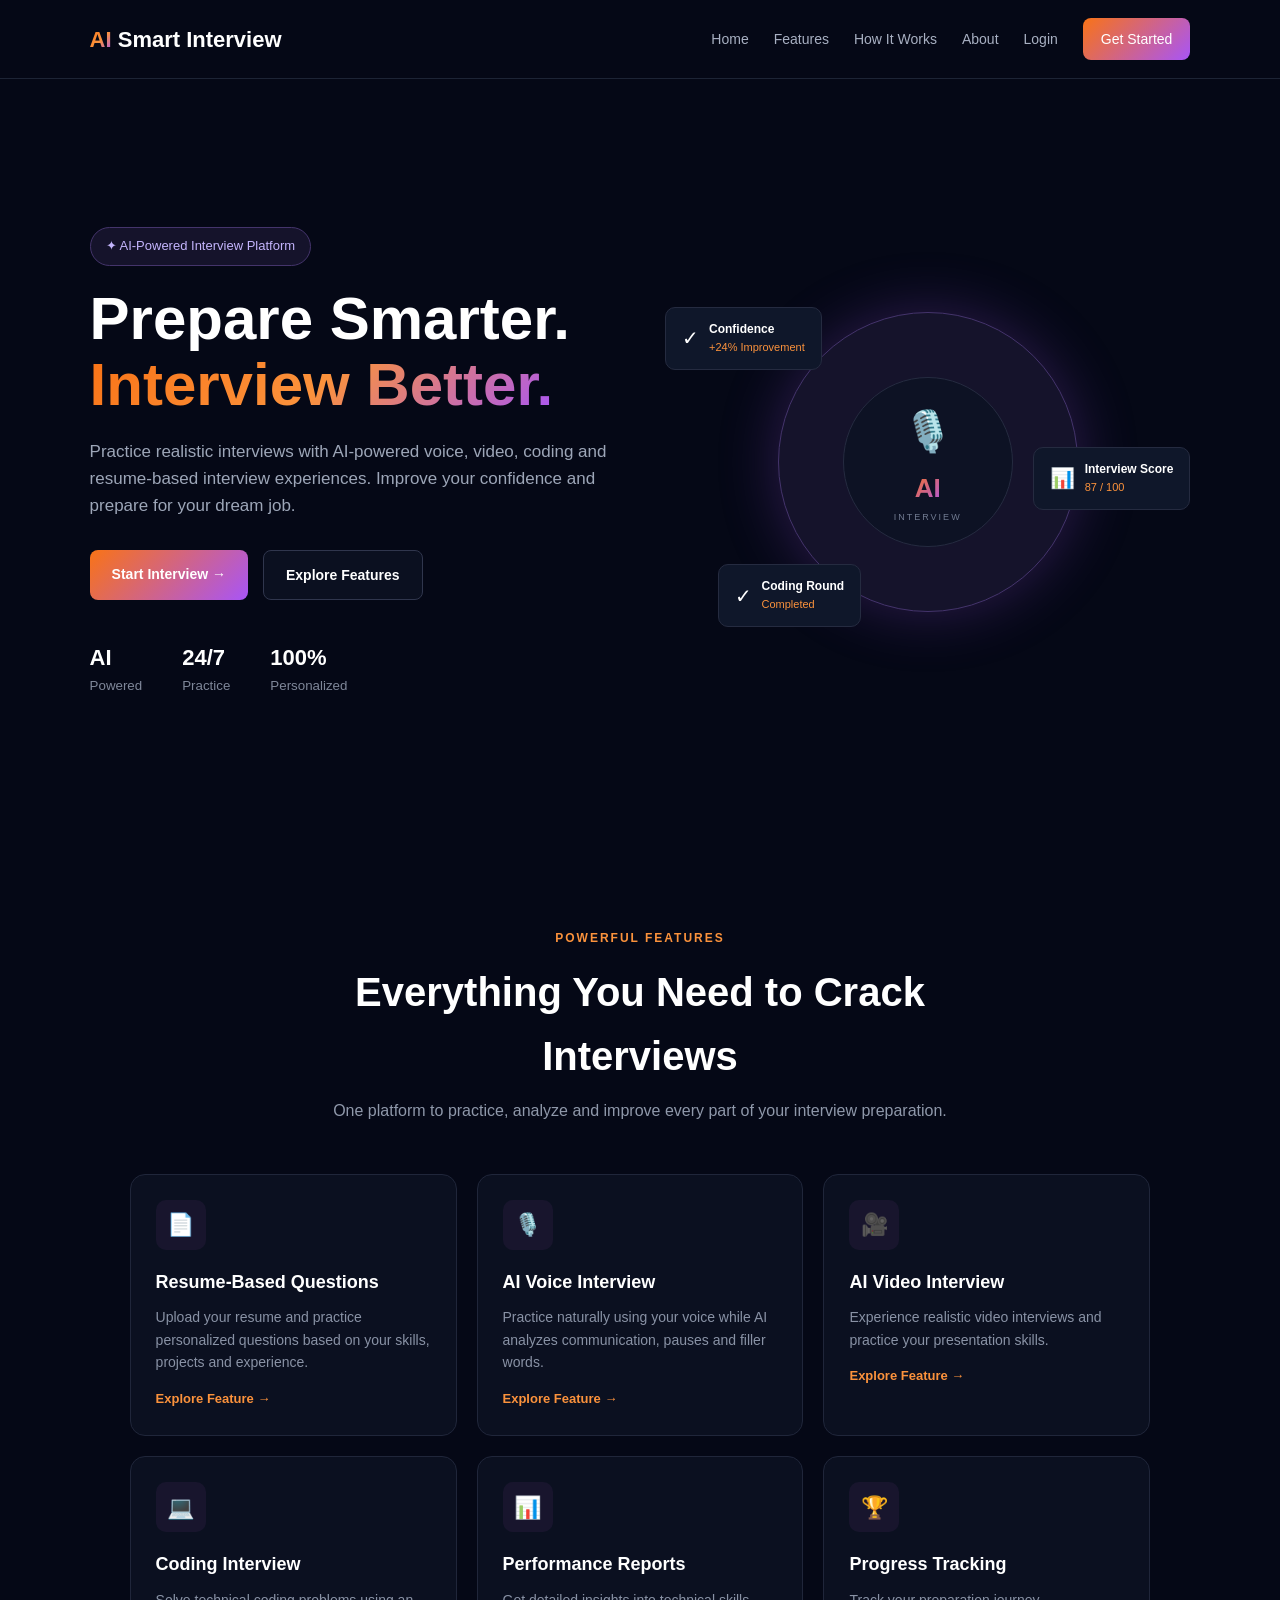
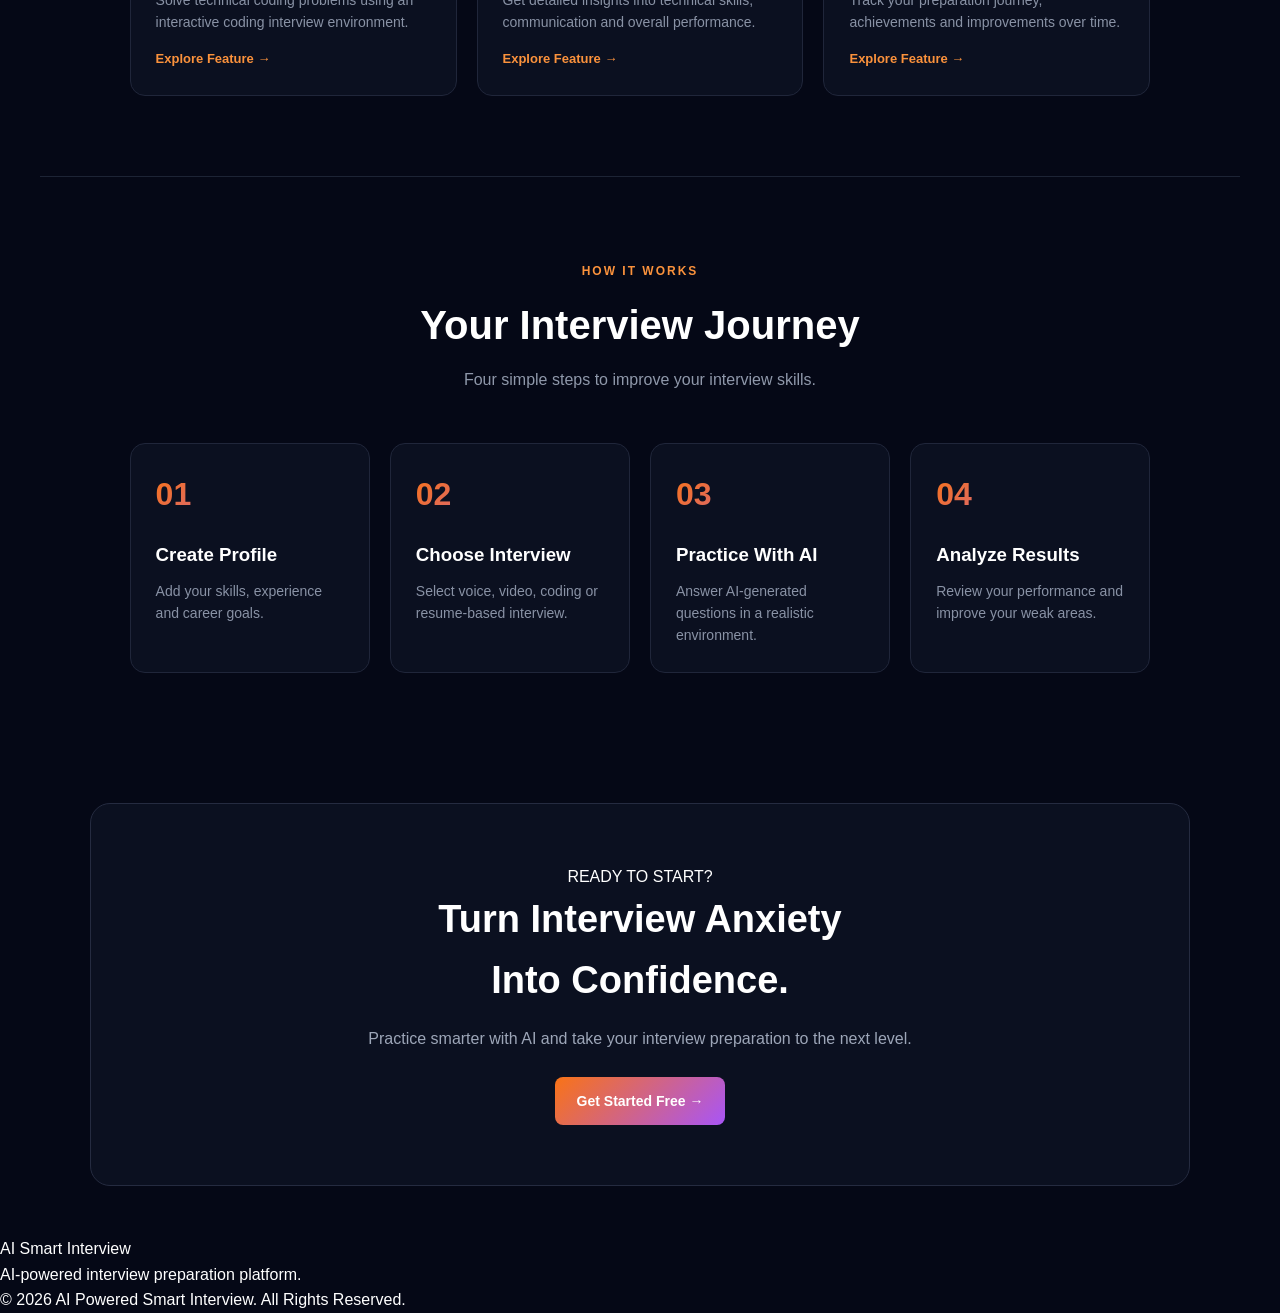
<file: Home.html>
<!DOCTYPE html>
<html lang="en">

<head>
  <meta charset="UTF-8">
  <meta name="viewport" content="width=device-width, initial-scale=1.0">

  <title>AI Powered Smart Interview</title>

  <link rel="stylesheet" href="Home.css">
</head>

<body>

  <!-- ================= NAVBAR ================= -->

  <header class="navbar">

    <div class="logo">
      <span>AI</span> Smart Interview
    </div>

    <nav class="nav-links">
      <a href="#home">Home</a>
      <a href="#features">Features</a>
      <a href="#process">How It Works</a>
      <a href="#about">About</a>
      <a href="#login">Login</a>

      <a href="#register" class="nav-btn">
        Get Started
      </a>
    </nav>

  </header>


  <!-- ================= HERO ================= -->

  <section class="hero" id="home">

    <div class="hero-content">

      <div class="badge">
        ✦ AI-Powered Interview Platform
      </div>

      <h1>
        Prepare Smarter.
        <br>

        <span>
          Interview Better.
        </span>
      </h1>

      <p>
        Practice realistic interviews with AI-powered voice,
        video, coding and resume-based interview experiences.
        Improve your confidence and prepare for your dream job.
      </p>

      <div class="hero-buttons">

        <a href="#register" class="primary-btn">
          Start Interview →
        </a>

        <a href="#features" class="secondary-btn">
          Explore Features
        </a>

      </div>

      <div class="hero-stats">

        <div>
          <strong>AI</strong>
          <small>Powered</small>
        </div>

        <div>
          <strong>24/7</strong>
          <small>Practice</small>
        </div>

        <div>
          <strong>100%</strong>
          <small>Personalized</small>
        </div>

      </div>

    </div>


    <!-- HERO VISUAL -->

    <div class="hero-visual">

      <div class="ai-circle">

        <div class="ai-inner">

          <div class="mic-icon">
            🎙️
          </div>

          <strong>AI</strong>

          <small>
            INTERVIEW
          </small>

        </div>

      </div>


      <div class="floating-card card-one">

        <span>✓</span>

        <div>
          <strong>Confidence</strong>
          <small>+24% Improvement</small>
        </div>

      </div>


      <div class="floating-card card-two">

        <span>📊</span>

        <div>
          <strong>Interview Score</strong>
          <small>87 / 100</small>
        </div>

      </div>


      <div class="floating-card card-three">

        <span>✓</span>

        <div>
          <strong>Coding Round</strong>
          <small>Completed</small>
        </div>

      </div>

    </div>

  </section>


  <!-- ================= FEATURES ================= -->

  <section class="section" id="features">

    <div class="section-heading">

      <span>POWERFUL FEATURES</span>

      <h2>
        Everything You Need to Crack Interviews
      </h2>

      <p>
        One platform to practice, analyze and improve
        every part of your interview preparation.
      </p>

    </div>


    <div class="feature-grid">


      <!-- CARD 1 -->

      <div class="feature-card">

        <div class="feature-icon">
          📄
        </div>

        <h3>
          Resume-Based Questions
        </h3>

        <p>
          Upload your resume and practice personalized
          questions based on your skills, projects and experience.
        </p>

        <a href="#">
          Explore Feature →
        </a>

      </div>


      <!-- CARD 2 -->

      <div class="feature-card">

        <div class="feature-icon">
          🎙️
        </div>

        <h3>
          AI Voice Interview
        </h3>

        <p>
          Practice naturally using your voice while AI
          analyzes communication, pauses and filler words.
        </p>

        <a href="#">
          Explore Feature →
        </a>

      </div>


      <!-- CARD 3 -->

      <div class="feature-card">

        <div class="feature-icon">
          🎥
        </div>

        <h3>
          AI Video Interview
        </h3>

        <p>
          Experience realistic video interviews and
          practice your presentation skills.
        </p>

        <a href="#">
          Explore Feature →
        </a>

      </div>


      <!-- CARD 4 -->

      <div class="feature-card">

        <div class="feature-icon">
          💻
        </div>

        <h3>
          Coding Interview
        </h3>

        <p>
          Solve technical coding problems using an
          interactive coding interview environment.
        </p>

        <a href="#">
          Explore Feature →
        </a>

      </div>


      <!-- CARD 5 -->

      <div class="feature-card">

        <div class="feature-icon">
          📊
        </div>

        <h3>
          Performance Reports
        </h3>

        <p>
          Get detailed insights into technical skills,
          communication and overall performance.
        </p>

        <a href="#">
          Explore Feature →
        </a>

      </div>


      <!-- CARD 6 -->

      <div class="feature-card">

        <div class="feature-icon">
          🏆
        </div>

        <h3>
          Progress Tracking
        </h3>

        <p>
          Track your preparation journey, achievements
          and improvements over time.
        </p>

        <a href="#">
          Explore Feature →
        </a>

      </div>

    </div>

  </section>


  <!-- ================= HOW IT WORKS ================= -->

  <section class="section process-section" id="process">

    <div class="section-heading">

      <span>HOW IT WORKS</span>

      <h2>
        Your Interview Journey
      </h2>

      <p>
        Four simple steps to improve your interview skills.
      </p>

    </div>


    <div class="process-grid">


      <div class="process-card">

        <div class="number">
          01
        </div>

        <h3>
          Create Profile
        </h3>

        <p>
          Add your skills, experience and career goals.
        </p>

      </div>


      <div class="process-card">

        <div class="number">
          02
        </div>

        <h3>
          Choose Interview
        </h3>

        <p>
          Select voice, video, coding or resume-based interview.
        </p>

      </div>


      <div class="process-card">

        <div class="number">
          03
        </div>

        <h3>
          Practice With AI
        </h3>

        <p>
          Answer AI-generated questions in a realistic environment.
        </p>

      </div>


      <div class="process-card">

        <div class="number">
          04
        </div>

        <h3>
          Analyze Results
        </h3>

        <p>
          Review your performance and improve your weak areas.
        </p>

      </div>

    </div>

  </section>


  <!-- ================= CTA ================= -->

  <section class="cta-section" id="register">

    <div class="cta-content">

      <span>
        READY TO START?
      </span>

      <h2>
        Turn Interview Anxiety
        <br>
        Into <strong>Confidence.</strong>
      </h2>

      <p>
        Practice smarter with AI and take your interview
        preparation to the next level.
      </p>

      <a href="#" class="primary-btn">
        Get Started Free →
      </a>

    </div>

  </section>


  <!-- ================= FOOTER ================= -->

  <footer id="about">

    <div class="footer-logo">
      <span>AI</span> Smart Interview
    </div>

    <p>
      AI-powered interview preparation platform.
    </p>

    <div class="footer-line"></div>

    <p class="copyright">
      © 2026 AI Powered Smart Interview.
      All Rights Reserved.
    </p>

  </footer>

</body>

</html>
</file>
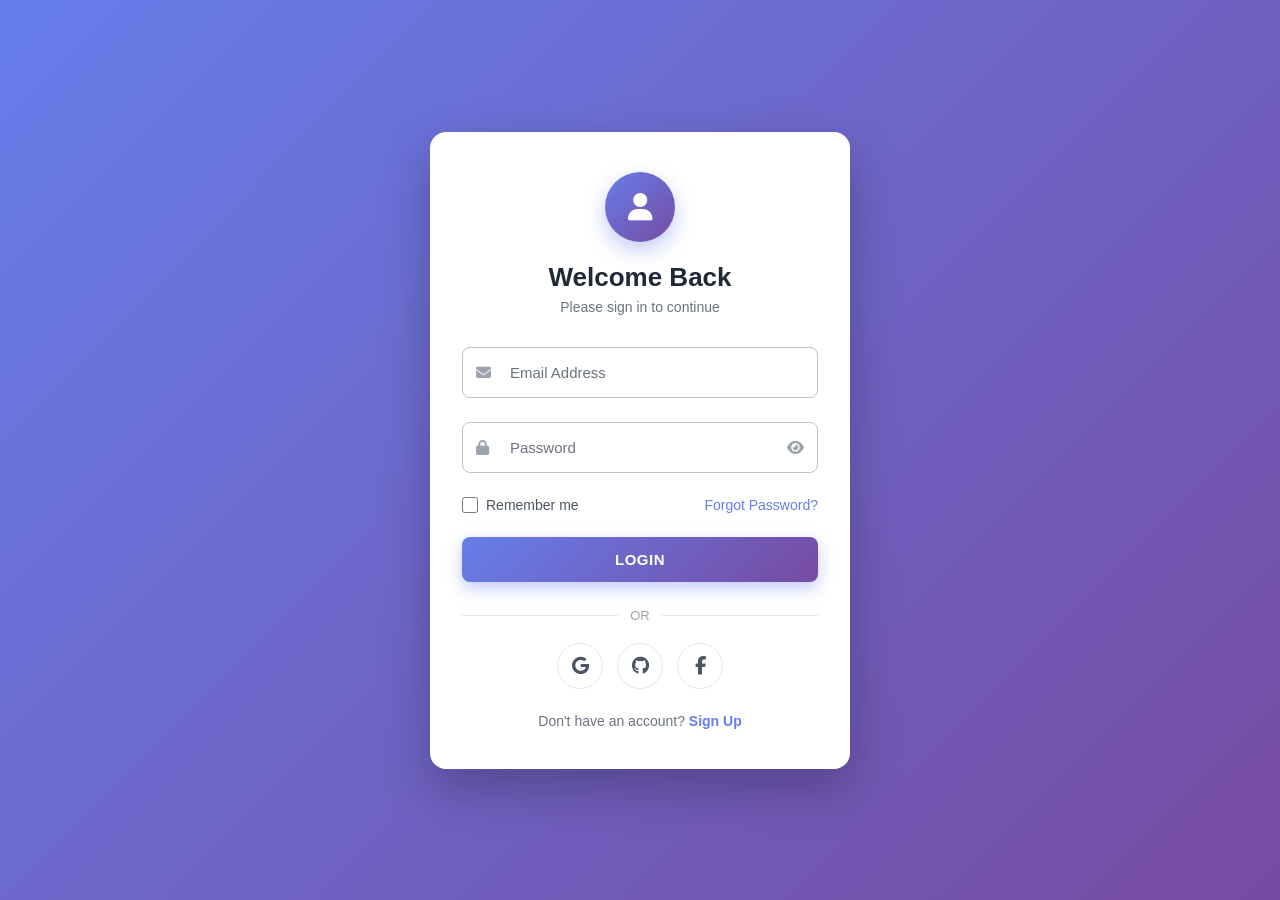
<file: login.html>
<!DOCTYPE html>
<html lang="en">
<head>
  <meta charset="UTF-8" />
  <meta name="viewport" content="width=device-width, initial-scale=1.0" />
  <title>Login Page</title>
  <link
    rel="stylesheet"
    href="https://cdnjs.cloudflare.com/ajax/libs/font-awesome/6.5.1/css/all.min.css"
  />
  <style>
    * {
      margin: 0;
      padding: 0;
      box-sizing: border-box;
      font-family: "Roboto", "Segoe UI", Arial, sans-serif;
    }

    body {
      min-height: 100vh;
      display: flex;
      align-items: center;
      justify-content: center;
      background: linear-gradient(135deg, #667eea 0%, #764ba2 100%);
      padding: 20px;
    }

    .login-card {
      width: 100%;
      max-width: 420px;
      background: #ffffff;
      border-radius: 16px;
      padding: 40px 32px;
      box-shadow: 0 20px 50px rgba(0, 0, 0, 0.25);
      animation: fadeIn 0.6s ease;
    }

    @keyframes fadeIn {
      from {
        opacity: 0;
        transform: translateY(20px);
      }
      to {
        opacity: 1;
        transform: translateY(0);
      }
    }

    .login-card h1 {
      text-align: center;
      font-size: 26px;
      font-weight: 600;
      color: #1f2937;
      margin-bottom: 6px;
    }

    .login-card p.subtitle {
      text-align: center;
      font-size: 14px;
      color: #6b7280;
      margin-bottom: 32px;
    }

    .avatar {
      width: 70px;
      height: 70px;
      margin: 0 auto 20px;
      border-radius: 50%;
      background: linear-gradient(135deg, #667eea 0%, #764ba2 100%);
      display: flex;
      align-items: center;
      justify-content: center;
      color: #fff;
      font-size: 28px;
      box-shadow: 0 8px 20px rgba(102, 126, 234, 0.4);
    }

    /* MUI jaisa outlined input */
    .input-group {
      position: relative;
      margin-bottom: 24px;
    }

    .input-group .icon {
      position: absolute;
      left: 14px;
      top: 50%;
      transform: translateY(-50%);
      color: #9ca3af;
      font-size: 15px;
      pointer-events: none;
      transition: color 0.2s ease;
    }

    .input-group input {
      width: 100%;
      padding: 16px 14px 16px 42px;
      font-size: 15px;
      color: #1f2937;
      background: transparent;
      border: 1.5px solid #c4c4c4;
      border-radius: 8px;
      outline: none;
      transition: border-color 0.2s ease, box-shadow 0.2s ease;
    }

    .input-group input::placeholder {
      color: transparent;
    }

    /* Floating label */
    .input-group label {
      position: absolute;
      left: 42px;
      top: 50%;
      transform: translateY(-50%);
      background: #fff;
      padding: 0 6px;
      font-size: 15px;
      color: #6b7280;
      pointer-events: none;
      transition: all 0.2s ease;
    }

    .input-group input:focus + label,
    .input-group input:not(:placeholder-shown) + label {
      top: 0;
      left: 36px;
      font-size: 12px;
      color: #667eea;
    }

    .input-group input:focus {
      border-color: #667eea;
      box-shadow: 0 0 0 3px rgba(102, 126, 234, 0.15);
    }

    .input-group input:focus ~ .icon {
      color: #667eea;
    }

    .input-group .toggle-pass {
      position: absolute;
      right: 14px;
      top: 50%;
      transform: translateY(-50%);
      color: #9ca3af;
      font-size: 15px;
      cursor: pointer;
      background: none;
      border: none;
    }

    .input-group .toggle-pass:hover {
      color: #667eea;
    }

    .row {
      display: flex;
      align-items: center;
      justify-content: space-between;
      margin-bottom: 24px;
      font-size: 14px;
    }

    .row label {
      display: flex;
      align-items: center;
      gap: 8px;
      color: #4b5563;
      cursor: pointer;
    }

    .row input[type="checkbox"] {
      width: 16px;
      height: 16px;
      accent-color: #667eea;
      cursor: pointer;
    }

    .row a {
      color: #667eea;
      text-decoration: none;
      font-weight: 500;
    }

    .row a:hover {
      text-decoration: underline;
    }

    .btn-login {
      width: 100%;
      padding: 14px;
      font-size: 15px;
      font-weight: 600;
      letter-spacing: 0.5px;
      text-transform: uppercase;
      color: #fff;
      background: linear-gradient(135deg, #667eea 0%, #764ba2 100%);
      border: none;
      border-radius: 8px;
      cursor: pointer;
      box-shadow: 0 6px 16px rgba(102, 126, 234, 0.4);
      transition: transform 0.15s ease, box-shadow 0.2s ease;
    }

    .btn-login:hover {
      box-shadow: 0 8px 22px rgba(102, 126, 234, 0.55);
      transform: translateY(-1px);
    }

    .btn-login:active {
      transform: translateY(0);
    }

    .divider {
      display: flex;
      align-items: center;
      gap: 12px;
      margin: 26px 0 20px;
      color: #9ca3af;
      font-size: 13px;
    }

    .divider::before,
    .divider::after {
      content: "";
      flex: 1;
      height: 1px;
      background: #e5e7eb;
    }

    .socials {
      display: flex;
      justify-content: center;
      gap: 14px;
    }

    .social-btn {
      width: 46px;
      height: 46px;
      border-radius: 50%;
      border: 1.5px solid #e5e7eb;
      background: #fff;
      display: flex;
      align-items: center;
      justify-content: center;
      font-size: 18px;
      color: #4b5563;
      cursor: pointer;
      transition: all 0.2s ease;
    }

    .social-btn:hover {
      border-color: #667eea;
      color: #667eea;
      transform: translateY(-2px);
      box-shadow: 0 6px 14px rgba(0, 0, 0, 0.08);
    }

    .social-btn.google:hover { color: #db4437; border-color: #db4437; }
    .social-btn.github:hover { color: #24292e; border-color: #24292e; }
    .social-btn.facebook:hover { color: #1877f2; border-color: #1877f2; }

    .signup {
      text-align: center;
      margin-top: 24px;
      font-size: 14px;
      color: #6b7280;
    }

    .signup a {
      color: #667eea;
      font-weight: 600;
      text-decoration: none;
    }

    .signup a:hover {
      text-decoration: underline;
    }

    @media (max-width: 480px) {
      .login-card {
        padding: 30px 22px;
      }
    }
  </style>
</head>
<body>
  <div class="login-card">
    <div class="avatar">
      <i class="fa-solid fa-user"></i>
    </div>
    <h1>Welcome Back</h1>
    <p class="subtitle">Please sign in to continue</p>

    <form onsubmit="event.preventDefault();">
      <!-- Email -->
      <div class="input-group">
        <input type="email" id="email" placeholder=" " required />
        <label for="email">Email Address</label>
        <i class="fa-solid fa-envelope icon"></i>
      </div>

      <!-- Password -->
      <div class="input-group">
        <input type="password" id="password" placeholder=" " required />
        <label for="password">Password</label>
        <i class="fa-solid fa-lock icon"></i>
        <button
          type="button"
          class="toggle-pass"
          onclick="togglePassword(this)"
        >
          <i class="fa-solid fa-eye"></i>
        </button>
      </div>

      <div class="row">
        <label>
          <input type="checkbox" />
          Remember me
        </label>
        <a href="#">Forgot Password?</a>
      </div>

      <button type="submit" class="btn-login">Login</button>
    </form>

    <div class="divider">OR</div>

    <div class="socials">
      <button class="social-btn google" title="Google">
        <i class="fa-brands fa-google"></i>
      </button>
      <button class="social-btn github" title="GitHub">
        <i class="fa-brands fa-github"></i>
      </button>
      <button class="social-btn facebook" title="Facebook">
        <i class="fa-brands fa-facebook-f"></i>
      </button>
    </div>

    <p class="signup">
      Don't have an account? <a href="#">Sign Up</a>
    </p>
  </div>

  <script>
    function togglePassword(btn) {
      const input = document.getElementById("password");
      const icon = btn.querySelector("i");
      if (input.type === "password") {
        input.type = "text";
        icon.classList.replace("fa-eye", "fa-eye-slash");
      } else {
        input.type = "password";
        icon.classList.replace("fa-eye-slash", "fa-eye");
      }
    }
  </script>
</body>
</html>
</file>
<file: Home.css>
/* =========================
   GLOBAL
========================= */

* {
  margin: 0;
  padding: 0;
  box-sizing: border-box;
}

html {
  scroll-behavior: smooth;
}

body {
  font-family: Arial, Helvetica, sans-serif;
  background: #050816;
  color: #ffffff;
  line-height: 1.6;
}

a {
  text-decoration: none;
  color: inherit;
}


/* =========================
   NAVBAR
========================= */

.navbar {
  width: 100%;
  padding: 18px 7%;
  display: flex;
  align-items: center;
  justify-content: space-between;
  position: sticky;
  top: 0;
  z-index: 1000;
  background: #050816;
  border-bottom: 1px solid #1d2435;
}

.logo {
  font-size: 22px;
  font-weight: bold;
}

.logo span {
  background: linear-gradient(135deg, #f97316, #fb923c, #a855f7);
  background-clip: text;
  -webkit-background-clip: text;
  color: transparent;
  -webkit-text-fill-color: transparent;
}

.nav-links {
  display: flex;
  align-items: center;
  gap: 25px;
}

.nav-links a {
  color: #a8b0c2;
  font-size: 14px;
}

.nav-links a:hover {
  color: #ffffff;
}

.nav-btn {
  padding: 10px 18px;
  border-radius: 8px;
  background: linear-gradient(135deg, #f97316, #a855f7);
  color: #ffffff !important;
}


/* =========================
   HERO
========================= */

.hero {
  min-height: 85vh;
  padding: 80px 7%;
  display: grid;
  grid-template-columns: 1fr 1fr;
  align-items: center;
  gap: 50px;
}

.hero-content {
  max-width: 650px;
}

.badge {
  display: inline-block;
  padding: 8px 15px;
  margin-bottom: 20px;
  border-radius: 30px;
  background: #15132b;
  border: 1px solid #44346b;
  color: #c4b5fd;
  font-size: 13px;
}

.hero h1 {
  margin-bottom: 20px;
  font-size: 60px;
  line-height: 1.1;
}

.hero h1 span {
  background: linear-gradient(135deg, #f97316, #fb923c, #a855f7);
  background-clip: text;
  -webkit-background-clip: text;
  color: transparent;
  -webkit-text-fill-color: transparent;
}

.hero-content > p {
  margin-bottom: 30px;
  color: #9da6b8;
  font-size: 17px;
}


/* =========================
   BUTTONS
========================= */

.hero-buttons {
  display: flex;
  gap: 15px;
  flex-wrap: wrap;
}

.primary-btn,
.secondary-btn {
  display: inline-block;
  padding: 13px 22px;
  border-radius: 8px;
  font-size: 14px;
  font-weight: bold;
}

.primary-btn {
  background: linear-gradient(135deg, #f97316, #a855f7);
  color: #ffffff;
}

.secondary-btn {
  border: 1px solid #30364d;
  color: #ffffff;
  background: #0b1020;
}

.primary-btn:hover,
.secondary-btn:hover {
  opacity: 0.9;
}


/* =========================
   HERO STATS
========================= */

.hero-stats {
  display: flex;
  gap: 40px;
  margin-top: 40px;
}

.hero-stats div {
  display: flex;
  flex-direction: column;
}

.hero-stats strong {
  font-size: 22px;
}

.hero-stats small {
  color: #7f8799;
}


/* =========================
   HERO VISUAL
========================= */

.hero-visual {
  min-height: 450px;
  display: flex;
  align-items: center;
  justify-content: center;
  position: relative;
}

.ai-circle {
  width: 300px;
  height: 300px;
  display: flex;
  align-items: center;
  justify-content: center;
  border-radius: 50%;
  background: #15132b;
  border: 1px solid #44346b;
  box-shadow: 0 0 60px rgba(168, 85, 247, 0.25);
}

.ai-inner {
  width: 170px;
  height: 170px;
  display: flex;
  flex-direction: column;
  align-items: center;
  justify-content: center;
  border-radius: 50%;
  background: #0d1224;
  border: 1px solid #252b40;
}

.mic-icon {
  margin-bottom: 5px;
  font-size: 40px;
}

.ai-inner strong {
  font-size: 26px;
  background: linear-gradient(135deg, #f97316, #a855f7);
  background-clip: text;
  -webkit-background-clip: text;
  color: transparent;
  -webkit-text-fill-color: transparent;
}

.ai-inner small {
  color: #717b91;
  font-size: 9px;
  letter-spacing: 2px;
}


/* =========================
   FLOATING CARDS
========================= */

.floating-card {
  position: absolute;
  display: flex;
  align-items: center;
  gap: 10px;
  padding: 12px 16px;
  border-radius: 10px;
  background: #0f172a;
  border: 1px solid #252b40;
}

.floating-card > span {
  font-size: 20px;
}

.floating-card div {
  display: flex;
  flex-direction: column;
}

.floating-card strong {
  font-size: 12px;
}

.floating-card small {
  color: #fb923c;
  font-size: 11px;
}

.card-one {
  top: 70px;
  left: 0;
}

.card-two {
  top: 210px;
  right: 0;
}

.card-three {
  bottom: 60px;
  left: 10%;
}


/* =========================
   SECTION
========================= */

.section {
  max-width: 1200px;
  margin: auto;
  padding: 80px 7%;
}

.section-heading {
  max-width: 650px;
  margin: 0 auto 50px;
  text-align: center;
}

.section-heading > span {
  color: #fb923c;
  font-size: 12px;
  font-weight: bold;
  letter-spacing: 2px;
}

.section-heading h2 {
  margin: 10px 0;
  font-size: 40px;
}

.section-heading p {
  color: #8f98aa;
}


/* =========================
   FEATURES
========================= */

.feature-grid {
  display: grid;
  grid-template-columns: repeat(3, 1fr);
  gap: 20px;
}

.feature-card {
  padding: 25px;
  border-radius: 15px;
  background: #0b1020;
  border: 1px solid #20263a;
}

.feature-card:hover {
  border-color: #6d4ab0;
}

.feature-icon {
  width: 50px;
  height: 50px;
  display: flex;
  align-items: center;
  justify-content: center;
  margin-bottom: 18px;
  border-radius: 10px;
  background: #18152d;
  font-size: 22px;
}

.feature-card h3 {
  margin-bottom: 10px;
  font-size: 18px;
}

.feature-card p {
  color: #8992a5;
  font-size: 14px;
}

.feature-card a {
  display: inline-block;
  margin-top: 15px;
  color: #fb923c;
  font-size: 13px;
  font-weight: bold;
}


/* =========================
   PROCESS
========================= */

.process-section {
  border-top: 1px solid #1d2435;
}

.process-grid {
  display: grid;
  grid-template-columns: repeat(4, 1fr);
  gap: 20px;
}

.process-card {
  padding: 25px;
  border-radius: 15px;
  background: #0b1020;
  border: 1px solid #20263a;
}

.number {
  margin-bottom: 20px;
  font-size: 32px;
  font-weight: bold;
  background: linear-gradient(135deg, #f97316, #a855f7);
  background-clip: text;
  -webkit-background-clip: text;
  color: transparent;
  -webkit-text-fill-color: transparent;
}

.process-card h3 {
  margin-bottom: 10px;
}

.process-card p {
  color: #8992a5;
  font-size: 14px;
}


/* =========================
   CTA
========================= */

.cta-section {
  max-width: 1100px;
  margin: 50px auto;
  padding: 60px 30px;
  text-align: center;
  border-radius: 20px;
  background: #0b1020;
  border: 1px solid #252b40;
}

.cta-section h2 {
  margin-bottom: 15px;
  font-size: 38px;
}

.cta-section p {
  margin-bottom: 25px;
  color: #9da6b8;
}


/* =========================
   FOOTER
========================= */

.footer {
  padding: 30px 7%;
  text-align: center;
  background: #03050d;
  border-top: 1px solid #1d2435;
  color: #7f8799;
  font-size: 13px;
}


/* =========================
   RESPONSIVE
========================= */

@media (max-width: 900px) {
  .hero {
    grid-template-columns: 1fr;
    text-align: center;
  }

  .hero-content {
    margin: auto;
  }

  .hero-buttons {
    justify-content: center;
  }

  .hero-stats {
    justify-content: center;
  }

  .feature-grid {
    grid-template-columns: 1fr 1fr;
  }

  .process-grid {
    grid-template-columns: 1fr 1fr;
  }
}

@media (max-width: 600px) {
  .navbar {
    padding: 15px 5%;
  }

  .nav-links {
    display: none;
  }

  .hero {
    padding: 60px 5%;
  }

  .hero h1 {
    font-size: 42px;
  }

  .hero-stats {
    gap: 20px;
  }

  .ai-circle {
    width: 250px;
    height: 250px;
  }

  .feature-grid,
  .process-grid {
    grid-template-columns: 1fr;
  }

  .section {
    padding: 60px 5%;
  }

  .section-heading h2 {
    font-size: 32px;
  }

  .cta-section h2 {
    font-size: 30px;
  }
}
</file>
